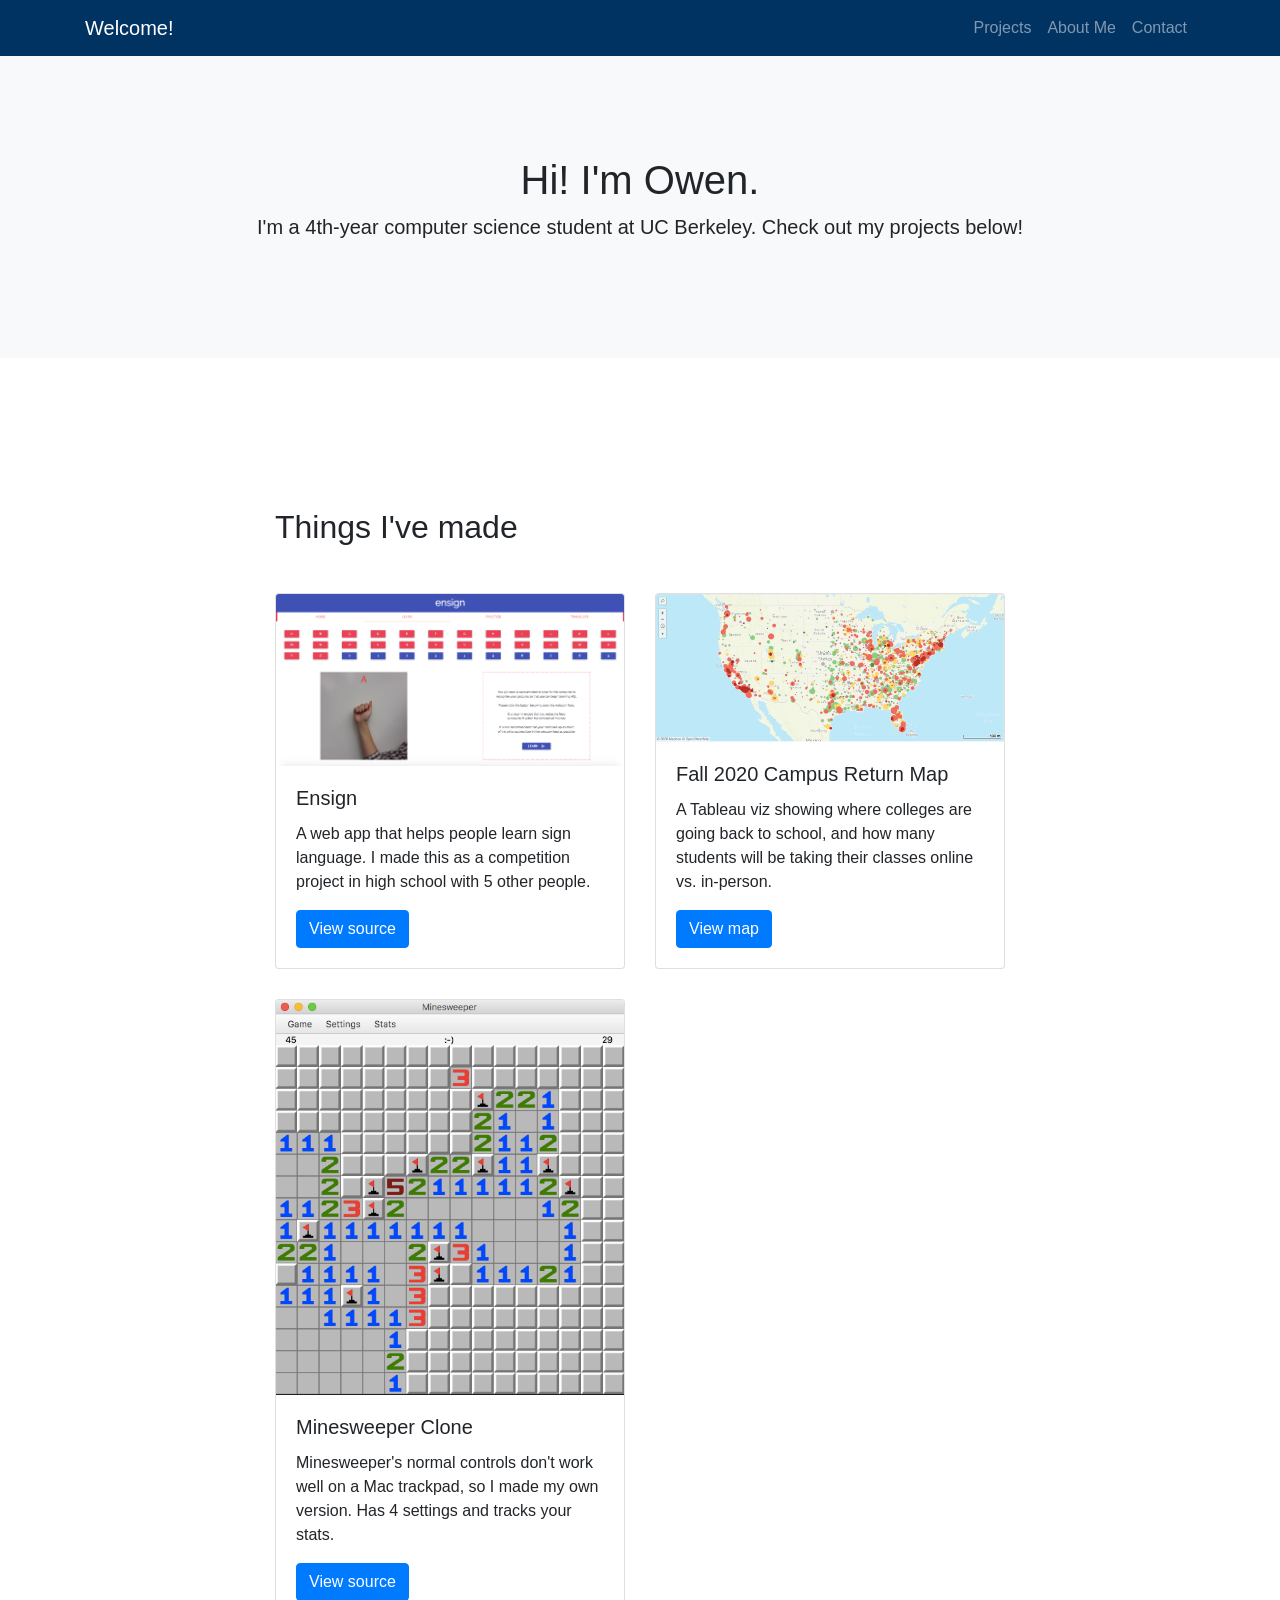
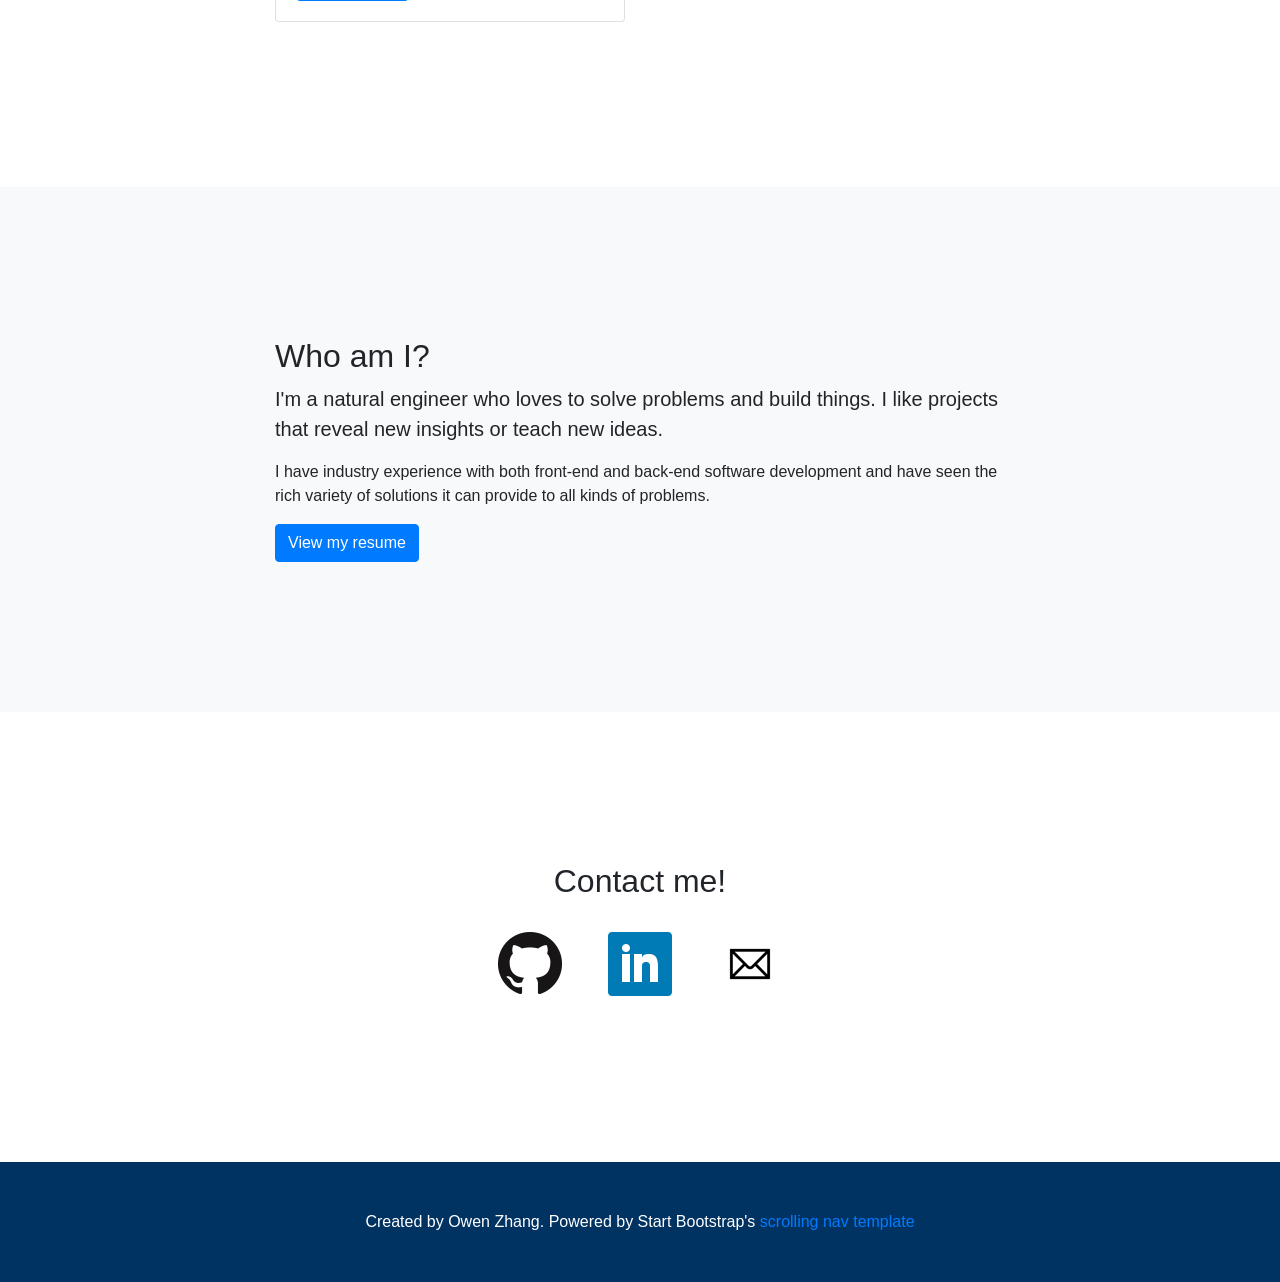
<file: index.html>
<!DOCTYPE html>
<html lang="en">

  <head>

    <meta charset="utf-8">
    <meta name="viewport" content="width=device-width, initial-scale=1, shrink-to-fit=no">
    <meta name="description" content="">
    <meta name="author" content="">

    <title>Owen Zhang</title>

    <!-- Bootstrap core CSS -->
    <link href="vendor/bootstrap/css/bootstrap.min.css" rel="stylesheet">

    <!-- Custom styles for this template -->
    <link href="css/scrolling-nav.css" rel="stylesheet">

  </head>

  <body id="page-top">

    <!-- Navigation -->
    <nav class="navbar navbar-expand-lg navbar-dark fixed-top" style="background-color: #003262;" id="mainNav">
      <div class="container">
        <a class="navbar-brand js-scroll-trigger" href="#page-top">Welcome!</a>
        <button class="navbar-toggler" type="button" data-toggle="collapse" data-target="#navbarResponsive" aria-controls="navbarResponsive" aria-expanded="false" aria-label="Toggle navigation">
          <span class="navbar-toggler-icon"></span>
        </button>
        <div class="collapse navbar-collapse" id="navbarResponsive">
          <ul class="navbar-nav ml-auto">
            <li class="nav-item">
              <a class="nav-link js-scroll-trigger" href="#projects">Projects</a>
            </li>
            <li class="nav-item">
              <a class="nav-link js-scroll-trigger" href="#about">About Me</a>
            </li>
            <li class="nav-item">
              <a class="nav-link js-scroll-trigger" href="#contact">Contact</a>
            </li>
          </ul>
        </div>
      </div>
    </nav>

    <header class="bg-light">
      <div class="container text-center">
        <h1>Hi! I'm Owen.</h1>
        <p class="lead">I'm a 4th-year computer science student at UC Berkeley. Check out my projects below!</p>
      </div>
    </header>

    <section id="projects">
      <div class="container">
        <div class="row">
          <div class="col-lg-8 mx-auto">
            <h2>Things I've made</h2><br/>
            <div class="row">
              <div class="col-sm-6">
                <div class="card">
                  <img class="card-img-top" src="img/ensign.png" alt="Ensign">
                  <div class="card-body">
                    <h5 class="card-title">Ensign</h5>
                    <p class="card-text">A web app that helps people learn sign language. I made this as a competition project in high school with 5 other people.</p>
                    <a href="https://github.com/ensignTSA/ensignTSA.github.io" target="_blank" class="btn btn-primary">View source</a>
                  </div>
                </div>
              </div>

              <div class="col-sm-6">
                <div class="card">
                  <img class="card-img-top" src="img/map.png" alt="Campus Return Map">
                  <div class="card-body">
                    <h5 class="card-title">Fall 2020 Campus Return Map</h5>
                    <p class="card-text">A Tableau viz showing where colleges are going back to school, and how many students will be taking their classes online vs. in-person.</p>
                    <a href="https://public.tableau.com/profile/owen.zhang3983#!/vizhome/Fall2020/Campuses" target="_blank" class="btn btn-primary">View map</a>
                  </div>
                </div>
              </div>

              <div class="col-sm-6">
                <div class="card">
                  <img class="card-img-top" src="img/minesweeper.png" alt="Minesweeper game">
                  <div class="card-body">
                    <h5 class="card-title">Minesweeper Clone</h5>
                    <p class="card-text">Minesweeper's normal controls don't work well on a Mac trackpad, so I made my own version. Has 4 settings and tracks your stats.</p>
                    <a href="https://github.com/owenzhang2010/meinsweeper" target="_blank" class="btn btn-primary">View source</a>
                  </div>
                </div>
              </div>
            </div>
          </div>
        </div>
      </div>
    </section>

    <section id="about" class="bg-light">
      <div class="container">
        <div class="row">
          <div class="col-lg-8 mx-auto">
            <h2>Who am I?</h2>
            <p class="lead">I'm a natural engineer who loves to solve problems and build things. I like projects that reveal new insights or teach new ideas.</p>
            <p>I have industry experience with both front-end and back-end software development and have seen the rich variety of solutions it can provide to all kinds of problems.</p>
            <a class="btn btn-primary" href="resume.pdf" target="_blank">View my resume</a>
          </div>
        </div>
      </div>
    </section>

    <section id="contact">
      <div class="container">
        <div class="row">
          <div class="col-lg-8 mx-auto" id="contact">
            <h2>Contact me!</h2><br/>
            <p class="lead">
              <a target="_blank" href="https://github.com/owenzhang2010" class="social"><img src="img/github.png"/></a>
              <a target="_blank" href="https://linkedin.com/in/owen-zhang-cal" class="social"><img src="img/linkedin.png"/></a>
              <a target="_blank" href="mailto:owenzhang2010@berkeley.edu" class="social"><img src="img/email.png"/></a>
            </p>
          </div>
        </div>
      </div>
    </section>

    <!-- Footer -->
    <footer class="py-5" style="background-color: #003262;">
      <div class="container">
        <p class="m-0 text-center text-white">Created by Owen Zhang. Powered by Start Bootstrap's <a style="text-decoration: none;" target="_blank" href="https://startbootstrap.com/template-overviews/scrolling-nav/">scrolling nav template</a></p>
      </div>
      <!-- /.container -->
    </footer>

    <!-- Bootstrap core JavaScript -->
    <script src="vendor/jquery/jquery.min.js"></script>
    <script src="vendor/bootstrap/js/bootstrap.bundle.min.js"></script>

    <!-- Plugin JavaScript -->
    <script src="vendor/jquery-easing/jquery.easing.min.js"></script>

    <!-- Custom JavaScript for this theme -->
    <script src="js/scrolling-nav.js"></script>

  </body>

</html>
</file>
<file: css/scrolling-nav.css>
/*!
 * Start Bootstrap - Scrolling Nav (https://startbootstrap.com/template-overviews/scrolling-nav)
 * Copyright 2013-2017 Start Bootstrap
 * Licensed under MIT (https://github.com/BlackrockDigital/startbootstrap-scrolling-nav/blob/master/LICENSE)
 */

header {
  padding: 154px 0 100px;
}

@media (min-width: 992px) {
  header {
    padding: 156px 0 100px;
  }
}

section {
  padding: 150px 0;
}

#contact {
  text-align: center;
}

.social {
	padding: 20px;
}

.card {
    margin: 15px 0;
}
</file>
